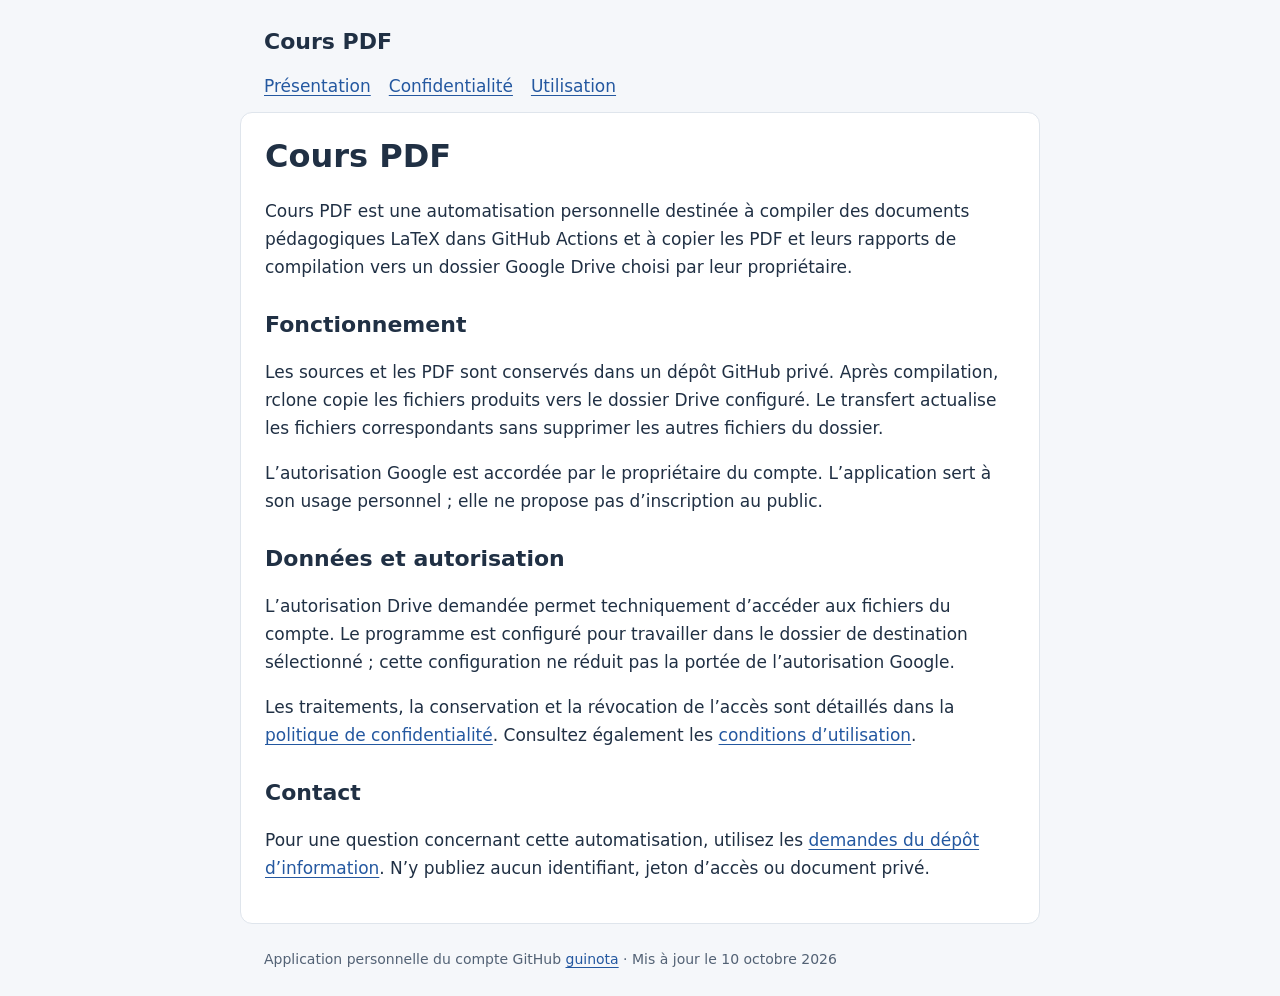
<file: index.html>
<!doctype html>
<html lang="fr"><head><meta charset="utf-8"><meta name="viewport" content="width=device-width, initial-scale=1"><meta name="robots" content="noindex"><title>Présentation — Cours PDF</title><link rel="stylesheet" href="style.css"></head><body><header><p class="brand">Cours PDF</p><nav aria-label="Navigation"><a href="index.html">Présentation</a><a href="confidentialite.html">Confidentialité</a><a href="conditions.html">Utilisation</a></nav></header><main><h1>Cours PDF</h1><p>Cours PDF est une automatisation personnelle destinée à compiler des documents pédagogiques LaTeX dans GitHub Actions et à copier les PDF et leurs rapports de compilation vers un dossier Google Drive choisi par leur propriétaire.</p><h2>Fonctionnement</h2><p>Les sources et les PDF sont conservés dans un dépôt GitHub privé. Après compilation, rclone copie les fichiers produits vers le dossier Drive configuré. Le transfert actualise les fichiers correspondants sans supprimer les autres fichiers du dossier.</p><p>L’autorisation Google est accordée par le propriétaire du compte. L’application sert à son usage personnel ; elle ne propose pas d’inscription au public.</p><h2>Données et autorisation</h2><p>L’autorisation Drive demandée permet techniquement d’accéder aux fichiers du compte. Le programme est configuré pour travailler dans le dossier de destination sélectionné ; cette configuration ne réduit pas la portée de l’autorisation Google.</p><p>Les traitements, la conservation et la révocation de l’accès sont détaillés dans la <a href="confidentialite.html">politique de confidentialité</a>. Consultez également les <a href="conditions.html">conditions d’utilisation</a>.</p><h2>Contact</h2><p>Pour une question concernant cette automatisation, utilisez les <a href="https://github.com/guinota/Cours-pdf-info/issues">demandes du dépôt d’information</a>. N’y publiez aucun identifiant, jeton d’accès ou document privé.</p></main><footer>Application personnelle du compte GitHub <a href="https://github.com/guinota">guinota</a> · Mis à jour le 10 octobre 2026</footer></body></html>
</file>
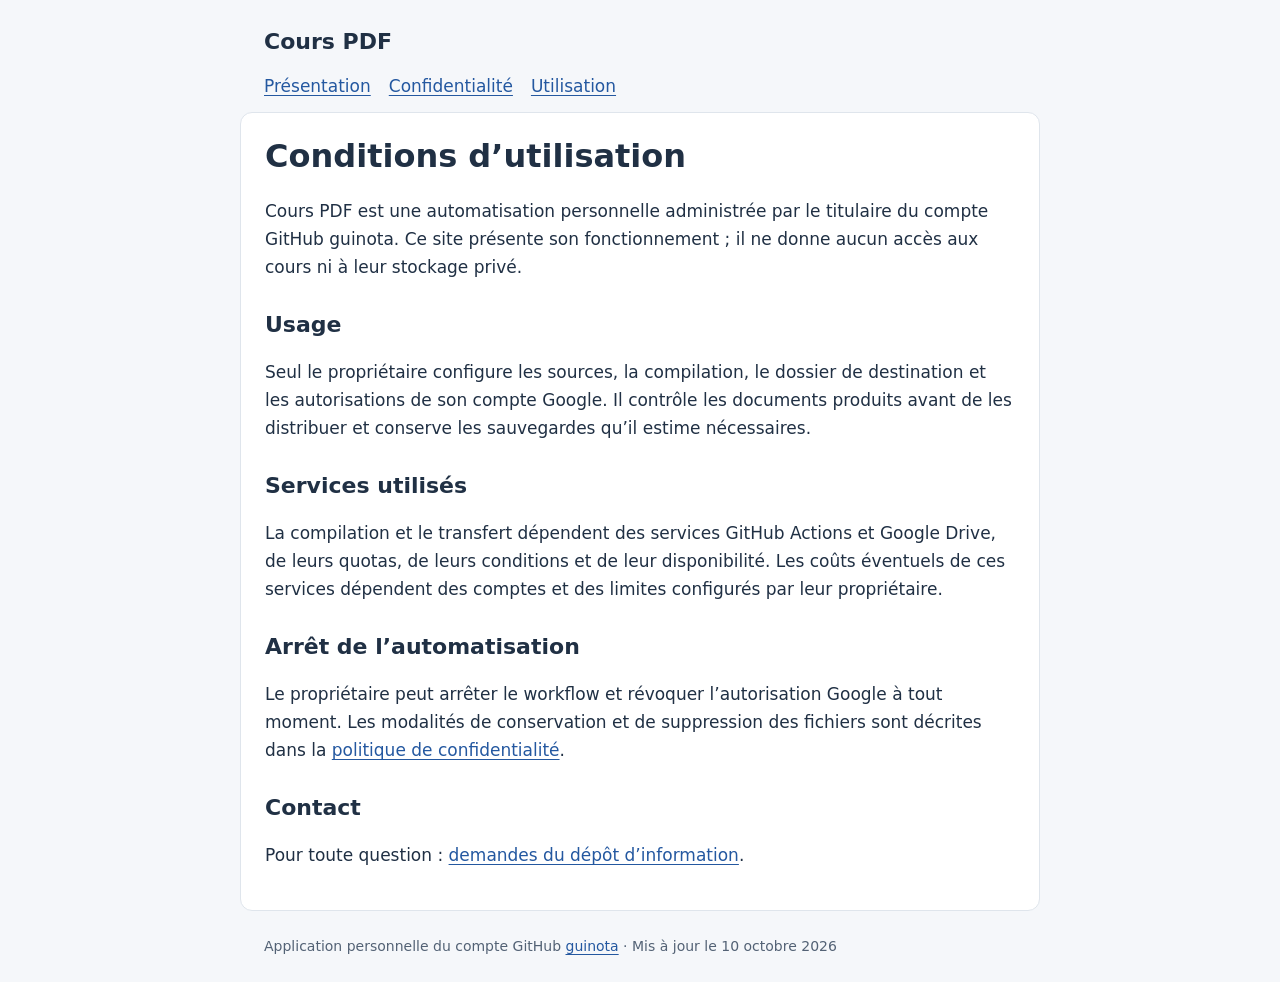
<file: conditions.html>
<!doctype html>
<html lang="fr"><head><meta charset="utf-8"><meta name="viewport" content="width=device-width, initial-scale=1"><meta name="robots" content="noindex"><title>Utilisation — Cours PDF</title><link rel="stylesheet" href="style.css"></head><body><header><p class="brand">Cours PDF</p><nav aria-label="Navigation"><a href="index.html">Présentation</a><a href="confidentialite.html">Confidentialité</a><a href="conditions.html">Utilisation</a></nav></header><main><h1>Conditions d’utilisation</h1><p>Cours PDF est une automatisation personnelle administrée par le titulaire du compte GitHub guinota. Ce site présente son fonctionnement ; il ne donne aucun accès aux cours ni à leur stockage privé.</p><h2>Usage</h2><p>Seul le propriétaire configure les sources, la compilation, le dossier de destination et les autorisations de son compte Google. Il contrôle les documents produits avant de les distribuer et conserve les sauvegardes qu’il estime nécessaires.</p><h2>Services utilisés</h2><p>La compilation et le transfert dépendent des services GitHub Actions et Google Drive, de leurs quotas, de leurs conditions et de leur disponibilité. Les coûts éventuels de ces services dépendent des comptes et des limites configurés par leur propriétaire.</p><h2>Arrêt de l’automatisation</h2><p>Le propriétaire peut arrêter le workflow et révoquer l’autorisation Google à tout moment. Les modalités de conservation et de suppression des fichiers sont décrites dans la <a href="confidentialite.html">politique de confidentialité</a>.</p><h2>Contact</h2><p>Pour toute question : <a href="https://github.com/guinota/Cours-pdf-info/issues">demandes du dépôt d’information</a>.</p></main><footer>Application personnelle du compte GitHub <a href="https://github.com/guinota">guinota</a> · Mis à jour le 10 octobre 2026</footer></body></html>
</file>
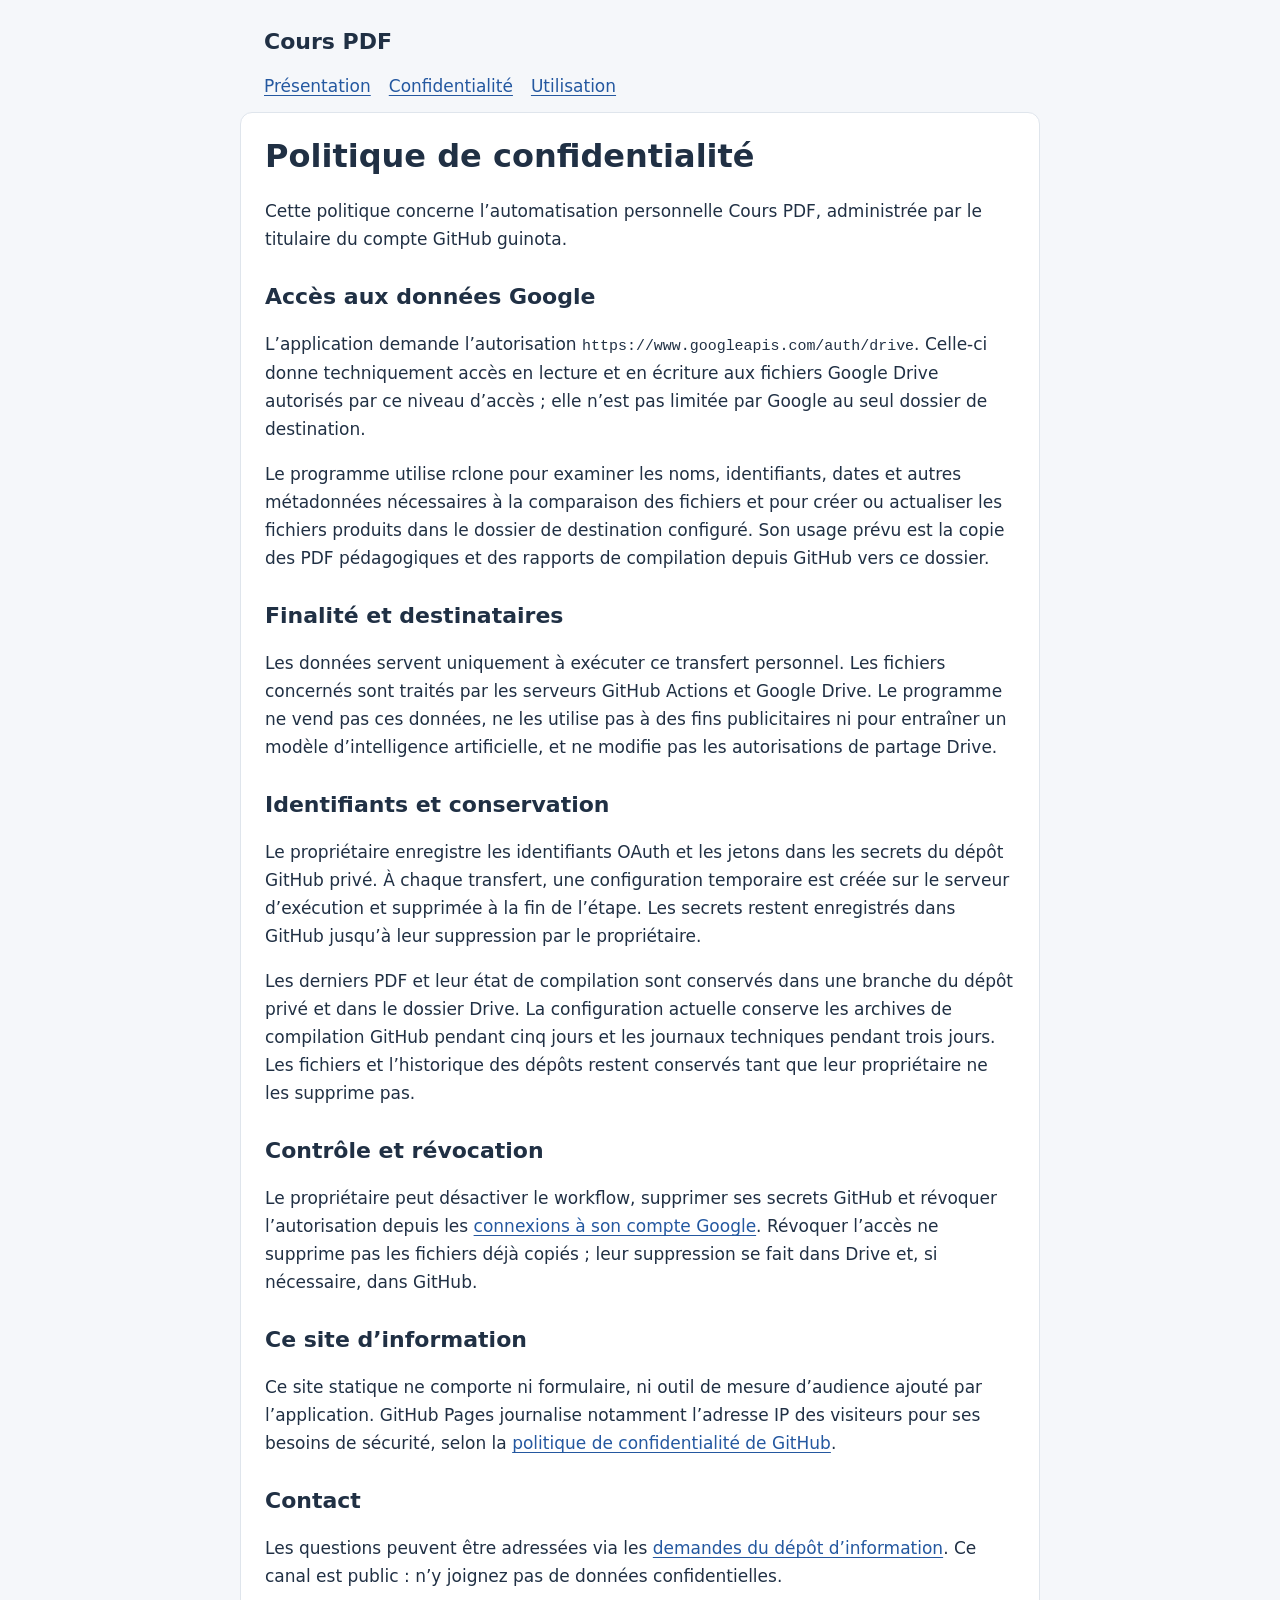
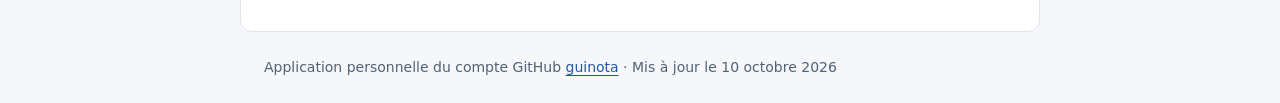
<file: confidentialite.html>
<!doctype html>
<html lang="fr"><head><meta charset="utf-8"><meta name="viewport" content="width=device-width, initial-scale=1"><meta name="robots" content="noindex"><title>Confidentialité — Cours PDF</title><link rel="stylesheet" href="style.css"></head><body><header><p class="brand">Cours PDF</p><nav aria-label="Navigation"><a href="index.html">Présentation</a><a href="confidentialite.html">Confidentialité</a><a href="conditions.html">Utilisation</a></nav></header><main><h1>Politique de confidentialité</h1><p>Cette politique concerne l’automatisation personnelle Cours PDF, administrée par le titulaire du compte GitHub guinota.</p><h2>Accès aux données Google</h2><p>L’application demande l’autorisation <code>https://www.googleapis.com/auth/drive</code>. Celle-ci donne techniquement accès en lecture et en écriture aux fichiers Google Drive autorisés par ce niveau d’accès ; elle n’est pas limitée par Google au seul dossier de destination.</p><p>Le programme utilise rclone pour examiner les noms, identifiants, dates et autres métadonnées nécessaires à la comparaison des fichiers et pour créer ou actualiser les fichiers produits dans le dossier de destination configuré. Son usage prévu est la copie des PDF pédagogiques et des rapports de compilation depuis GitHub vers ce dossier.</p><h2>Finalité et destinataires</h2><p>Les données servent uniquement à exécuter ce transfert personnel. Les fichiers concernés sont traités par les serveurs GitHub Actions et Google Drive. Le programme ne vend pas ces données, ne les utilise pas à des fins publicitaires ni pour entraîner un modèle d’intelligence artificielle, et ne modifie pas les autorisations de partage Drive.</p><h2>Identifiants et conservation</h2><p>Le propriétaire enregistre les identifiants OAuth et les jetons dans les secrets du dépôt GitHub privé. À chaque transfert, une configuration temporaire est créée sur le serveur d’exécution et supprimée à la fin de l’étape. Les secrets restent enregistrés dans GitHub jusqu’à leur suppression par le propriétaire.</p><p>Les derniers PDF et leur état de compilation sont conservés dans une branche du dépôt privé et dans le dossier Drive. La configuration actuelle conserve les archives de compilation GitHub pendant cinq jours et les journaux techniques pendant trois jours. Les fichiers et l’historique des dépôts restent conservés tant que leur propriétaire ne les supprime pas.</p><h2>Contrôle et révocation</h2><p>Le propriétaire peut désactiver le workflow, supprimer ses secrets GitHub et révoquer l’autorisation depuis les <a href="https://myaccount.google.com/connections">connexions à son compte Google</a>. Révoquer l’accès ne supprime pas les fichiers déjà copiés ; leur suppression se fait dans Drive et, si nécessaire, dans GitHub.</p><h2>Ce site d’information</h2><p>Ce site statique ne comporte ni formulaire, ni outil de mesure d’audience ajouté par l’application. GitHub Pages journalise notamment l’adresse IP des visiteurs pour ses besoins de sécurité, selon la <a href="https://docs.github.com/en/site-policy/privacy-policies/github-general-privacy-statement">politique de confidentialité de GitHub</a>.</p><h2>Contact</h2><p>Les questions peuvent être adressées via les <a href="https://github.com/guinota/Cours-pdf-info/issues">demandes du dépôt d’information</a>. Ce canal est public : n’y joignez pas de données confidentielles.</p></main><footer>Application personnelle du compte GitHub <a href="https://github.com/guinota">guinota</a> · Mis à jour le 10 octobre 2026</footer></body></html>
</file>
<file: style.css>
:root{color-scheme:light;--ink:#203044;--accent:#2458a0}*{box-sizing:border-box}body{margin:0;background:#f5f7fa;color:var(--ink);font:17px/1.65 system-ui,-apple-system,BlinkMacSystemFont,"Segoe UI",sans-serif}header,main,footer{max-width:800px;margin:auto;padding:24px}header{padding-bottom:12px}.brand{font-weight:750;font-size:22px;margin:0 0 12px}nav{display:flex;gap:18px;flex-wrap:wrap}main{background:#fff;border:1px solid #dfe5ec;border-radius:12px}h1{font-size:32px;line-height:1.2;margin-top:0}h2{font-size:22px;line-height:1.3;margin-top:30px}a{color:var(--accent);text-underline-offset:3px}code{font-size:.88em;overflow-wrap:anywhere}footer{font-size:14px;color:#536275}a:focus-visible{outline:3px solid var(--accent);outline-offset:4px}@media(max-width:850px){main{margin:0 12px;padding:22px}header,footer{padding:22px}}
</file>
